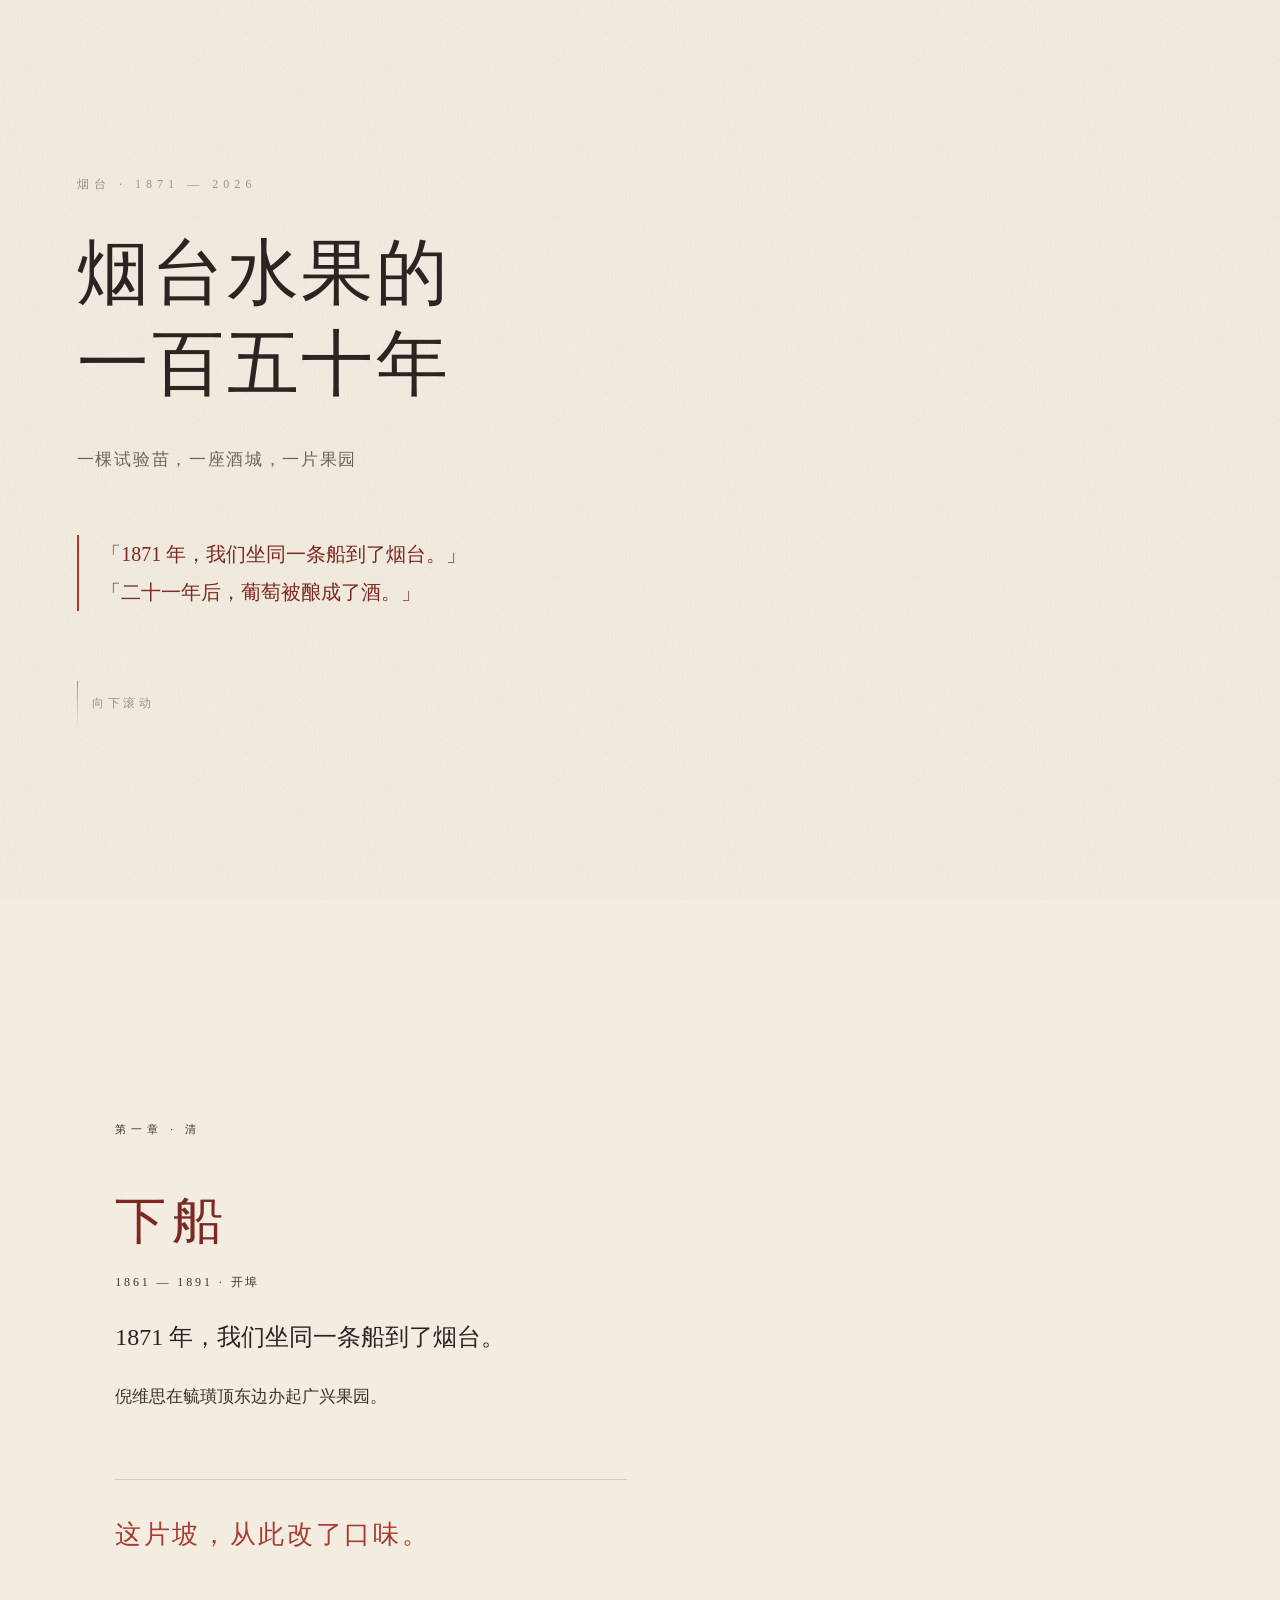
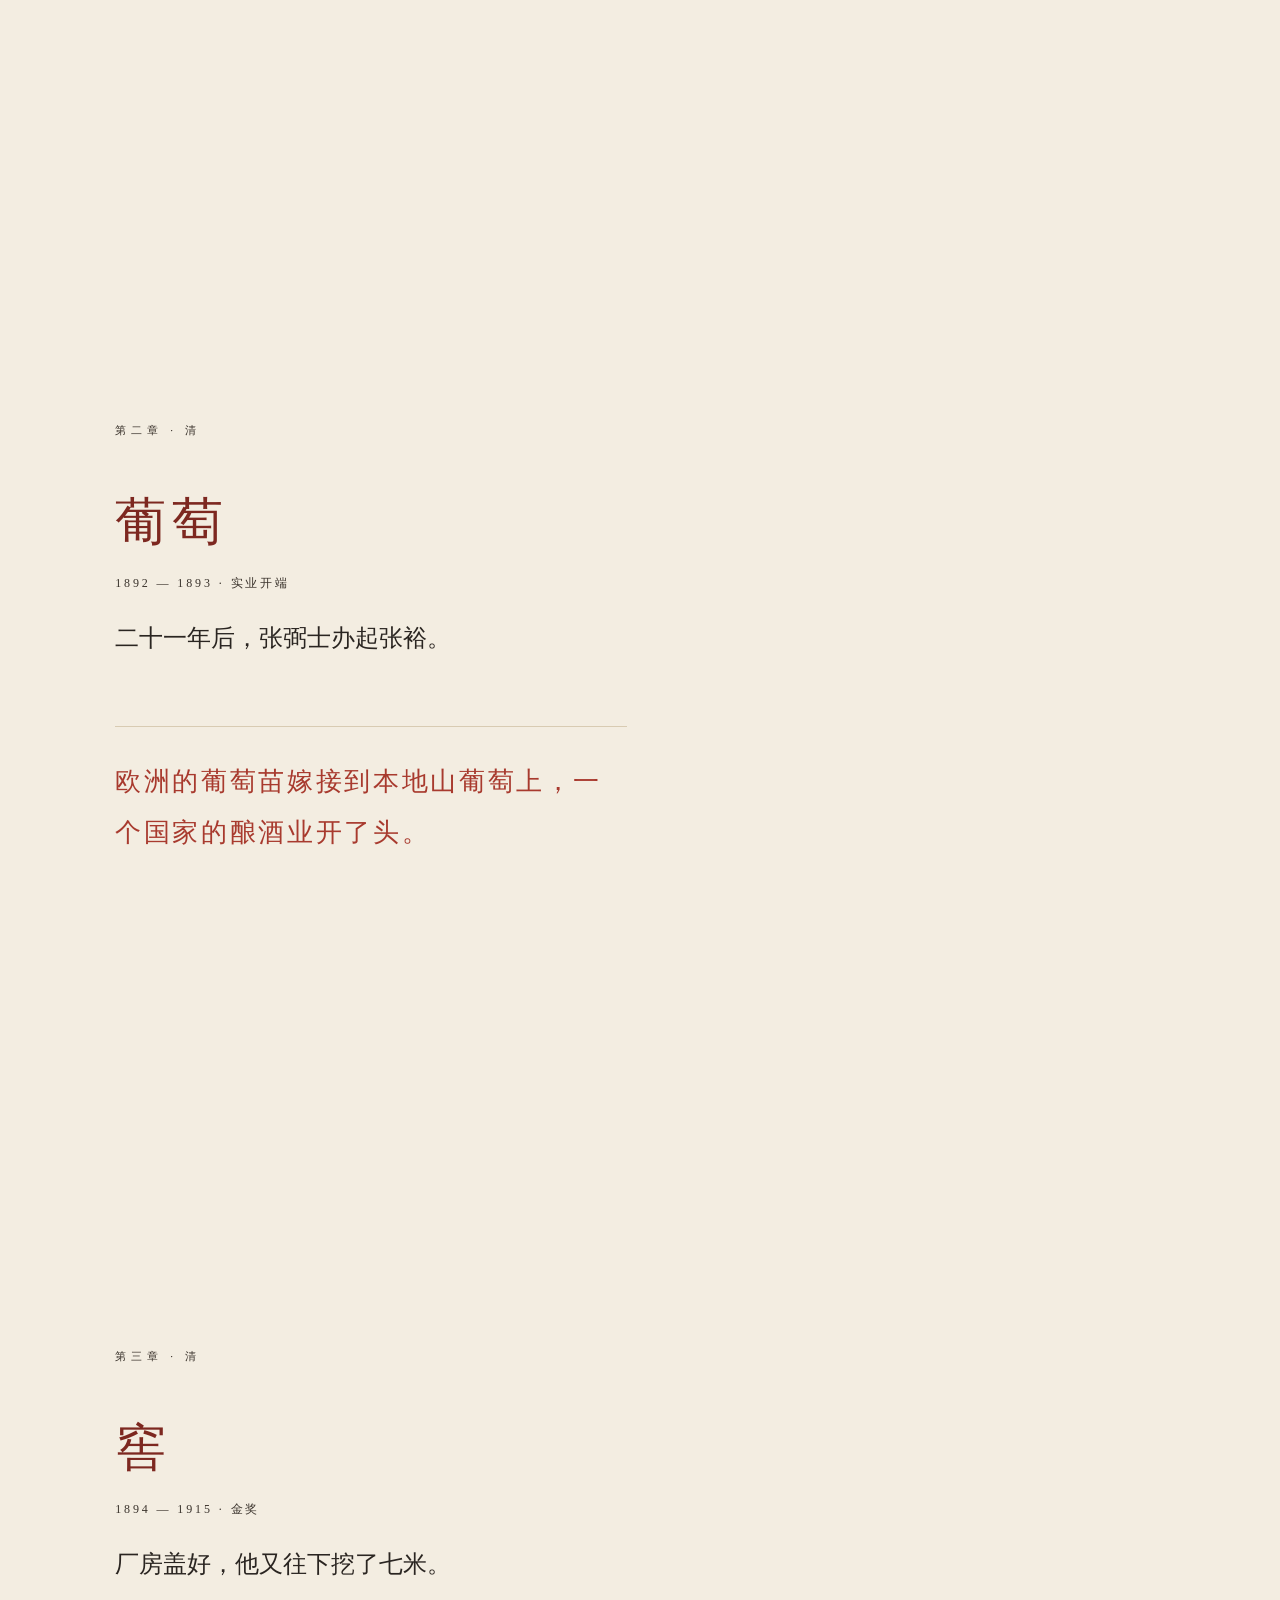
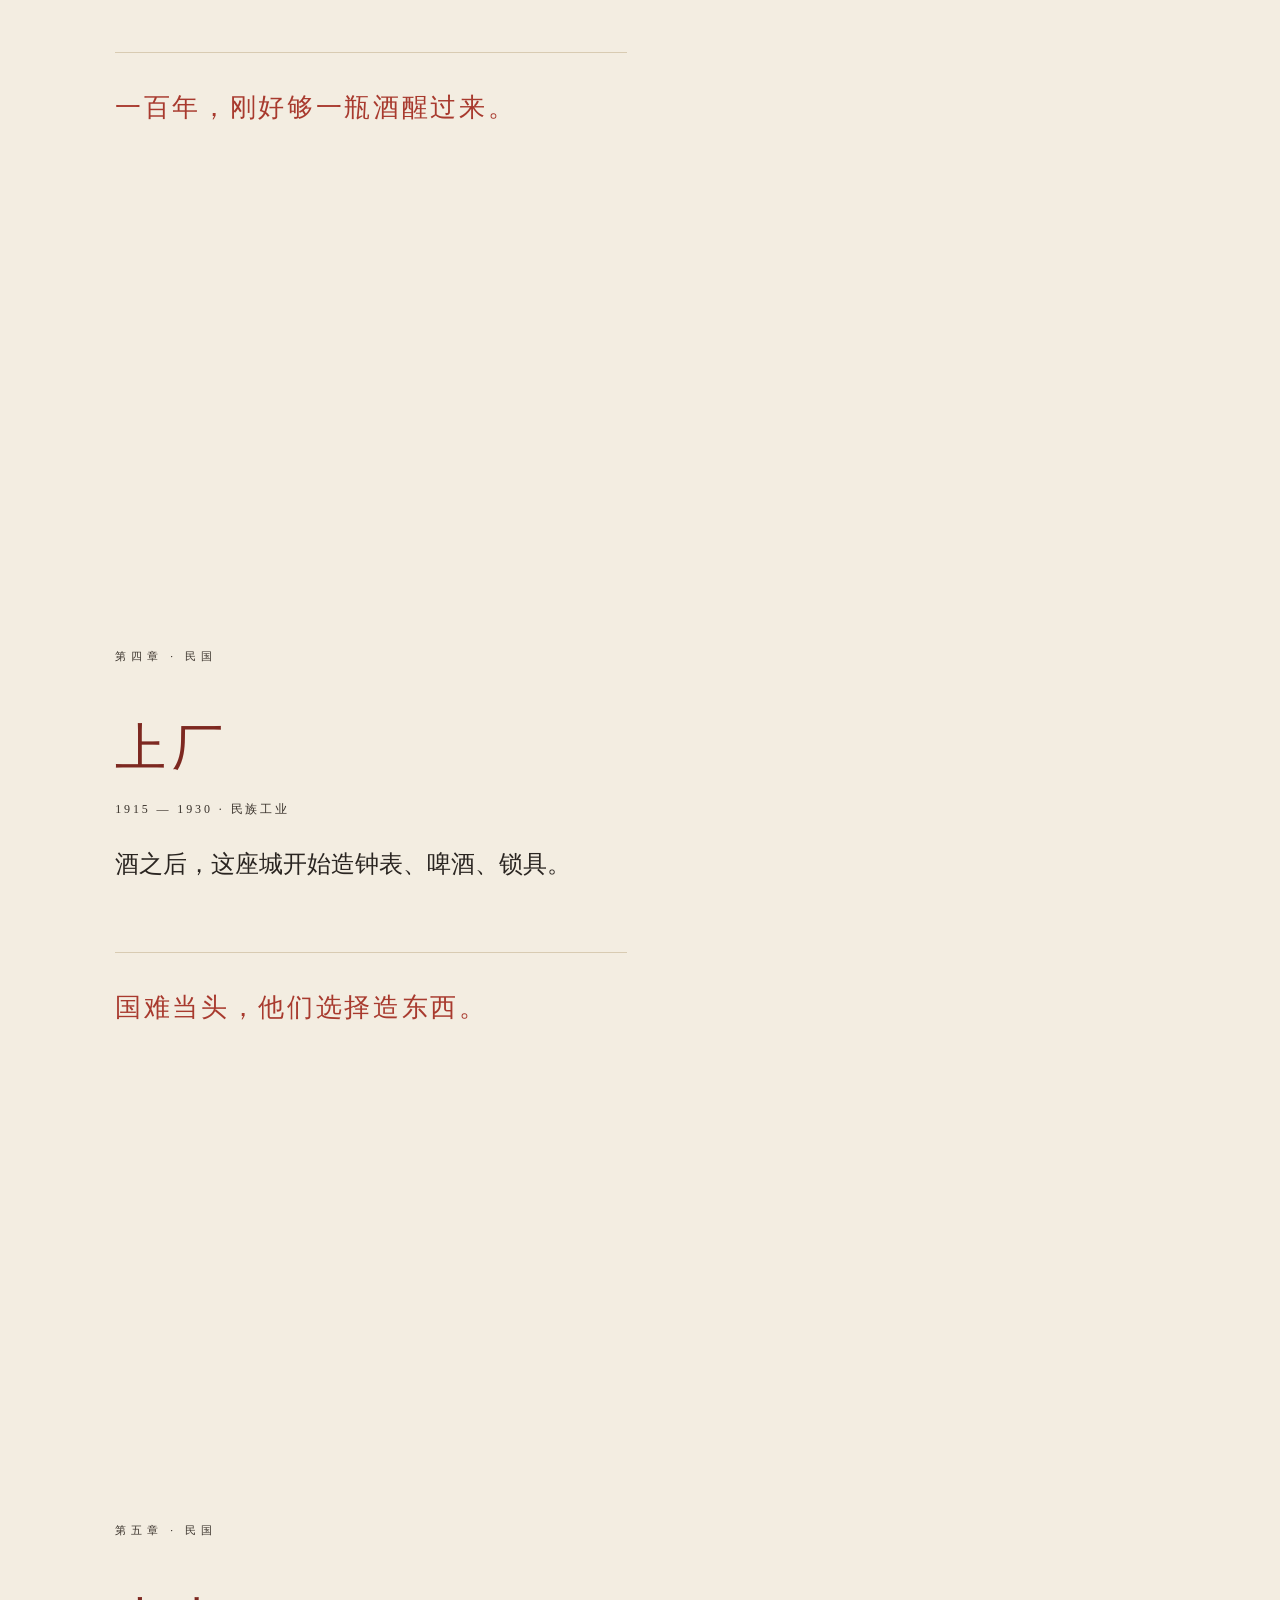
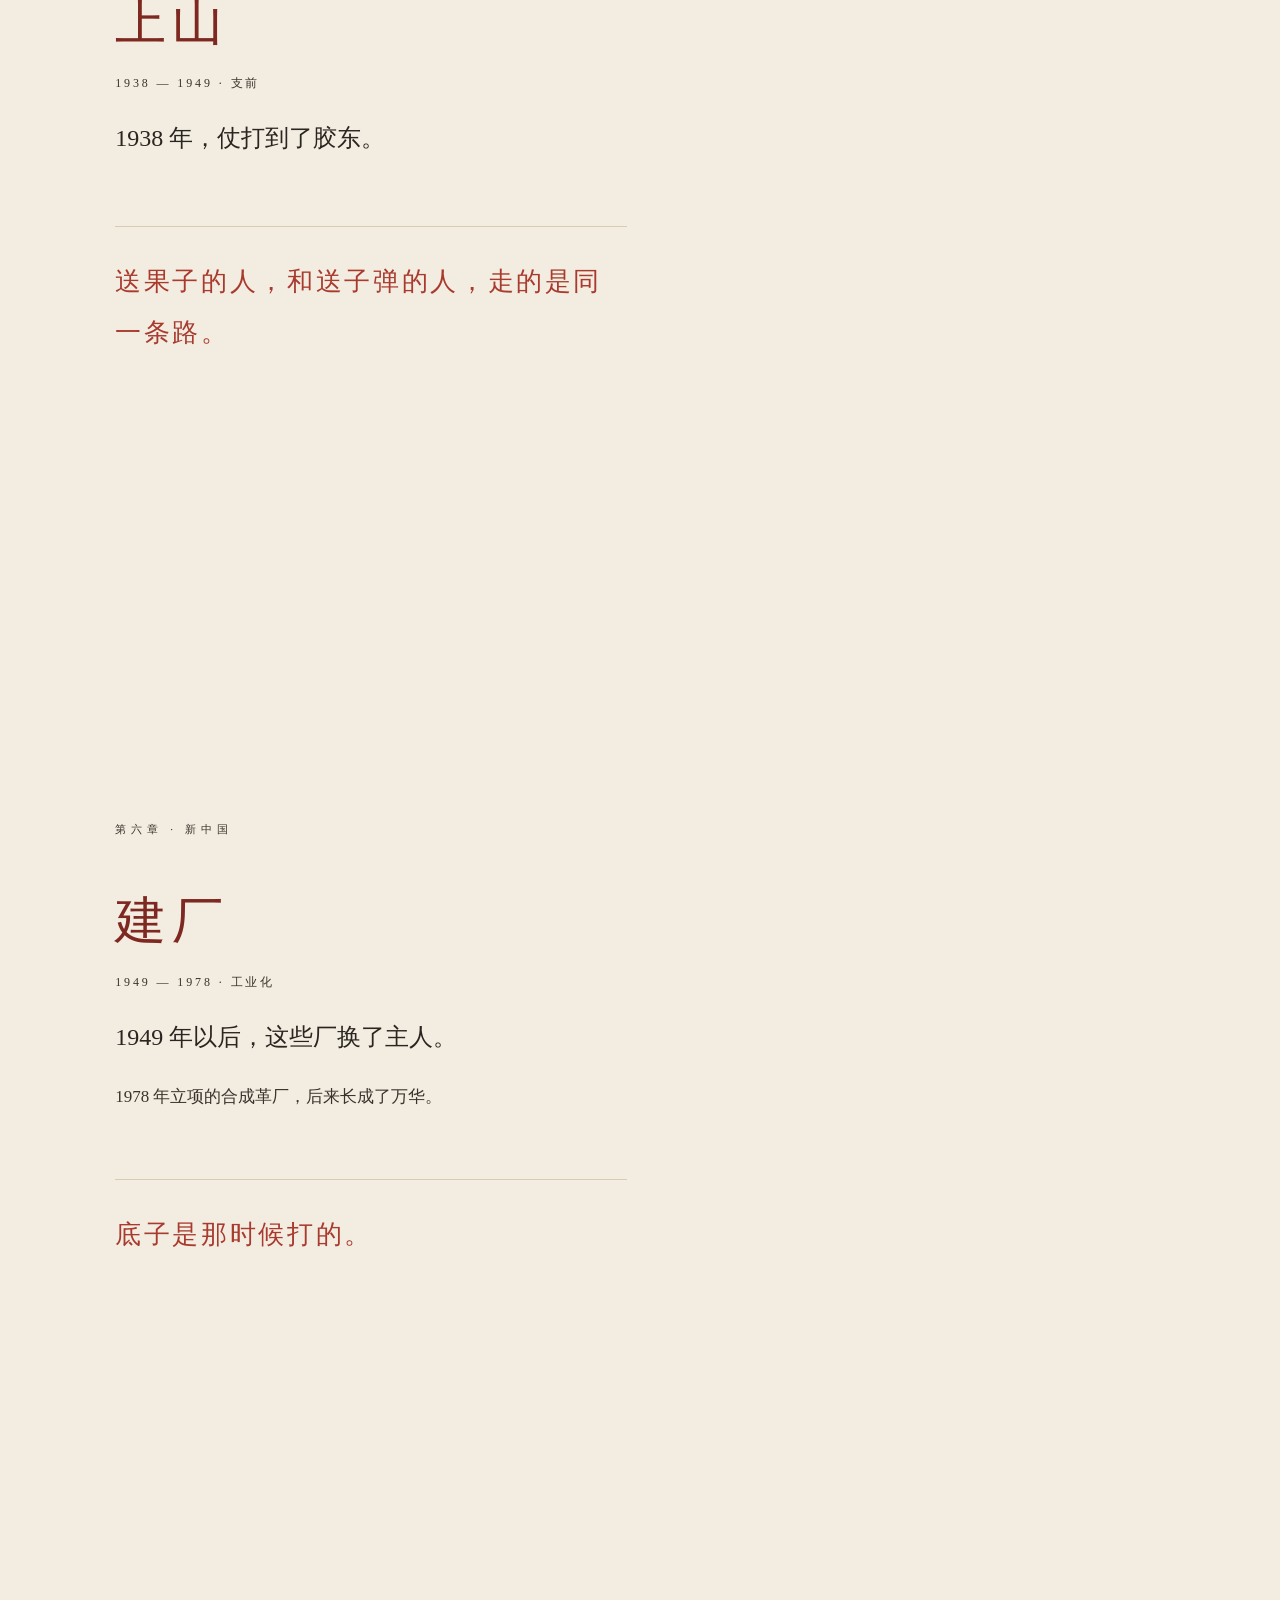
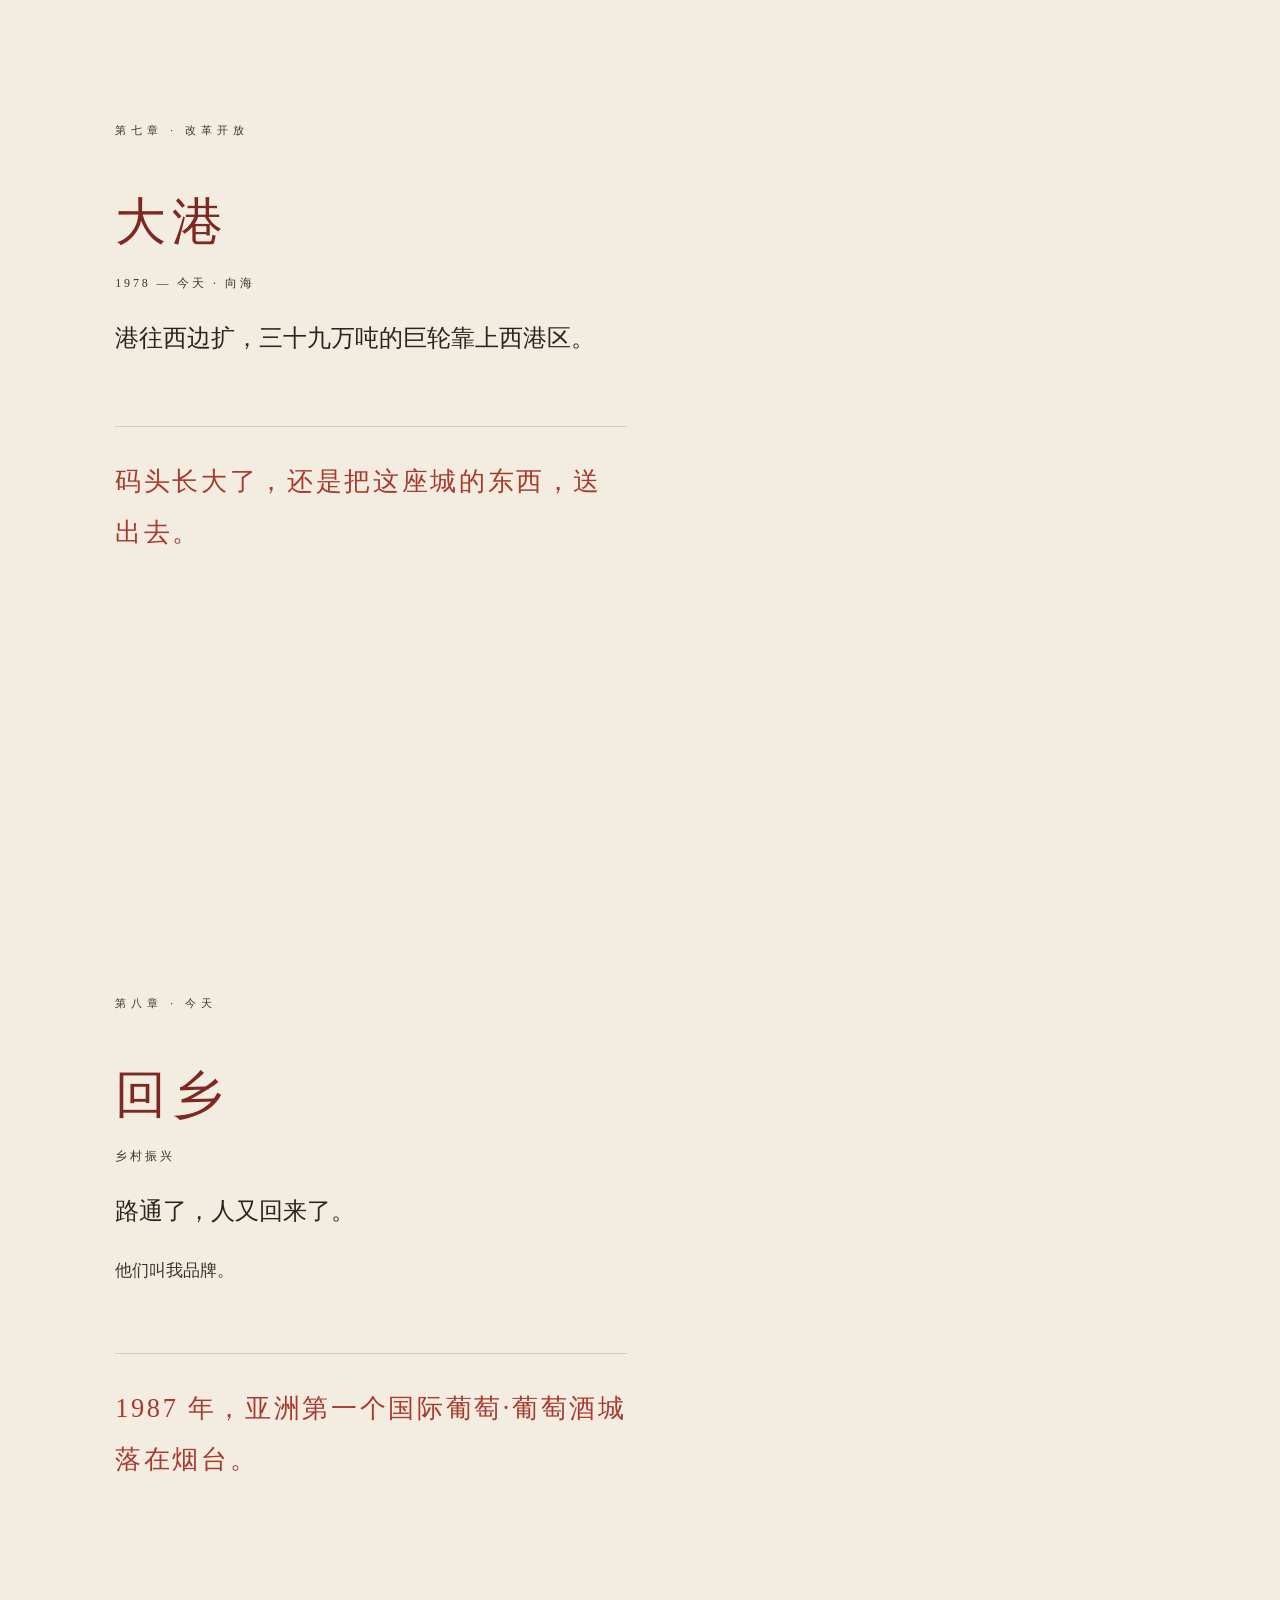
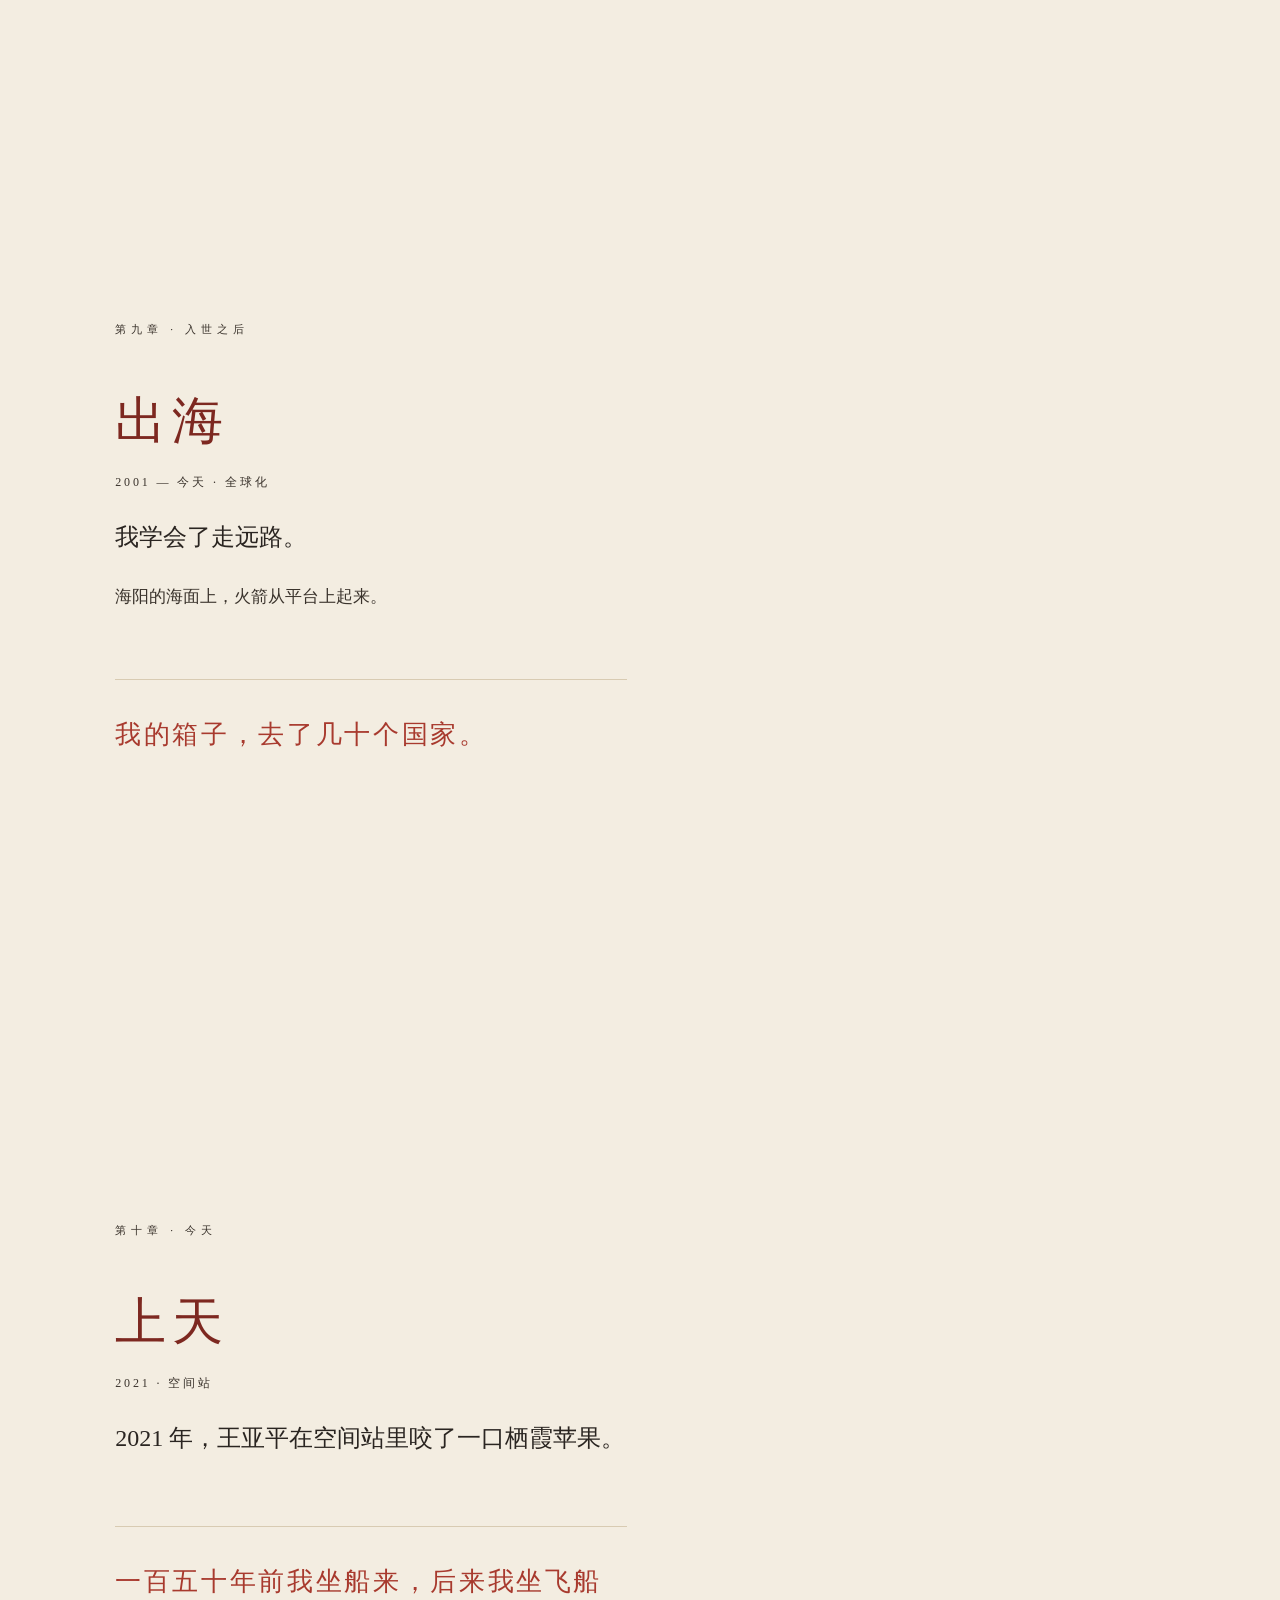
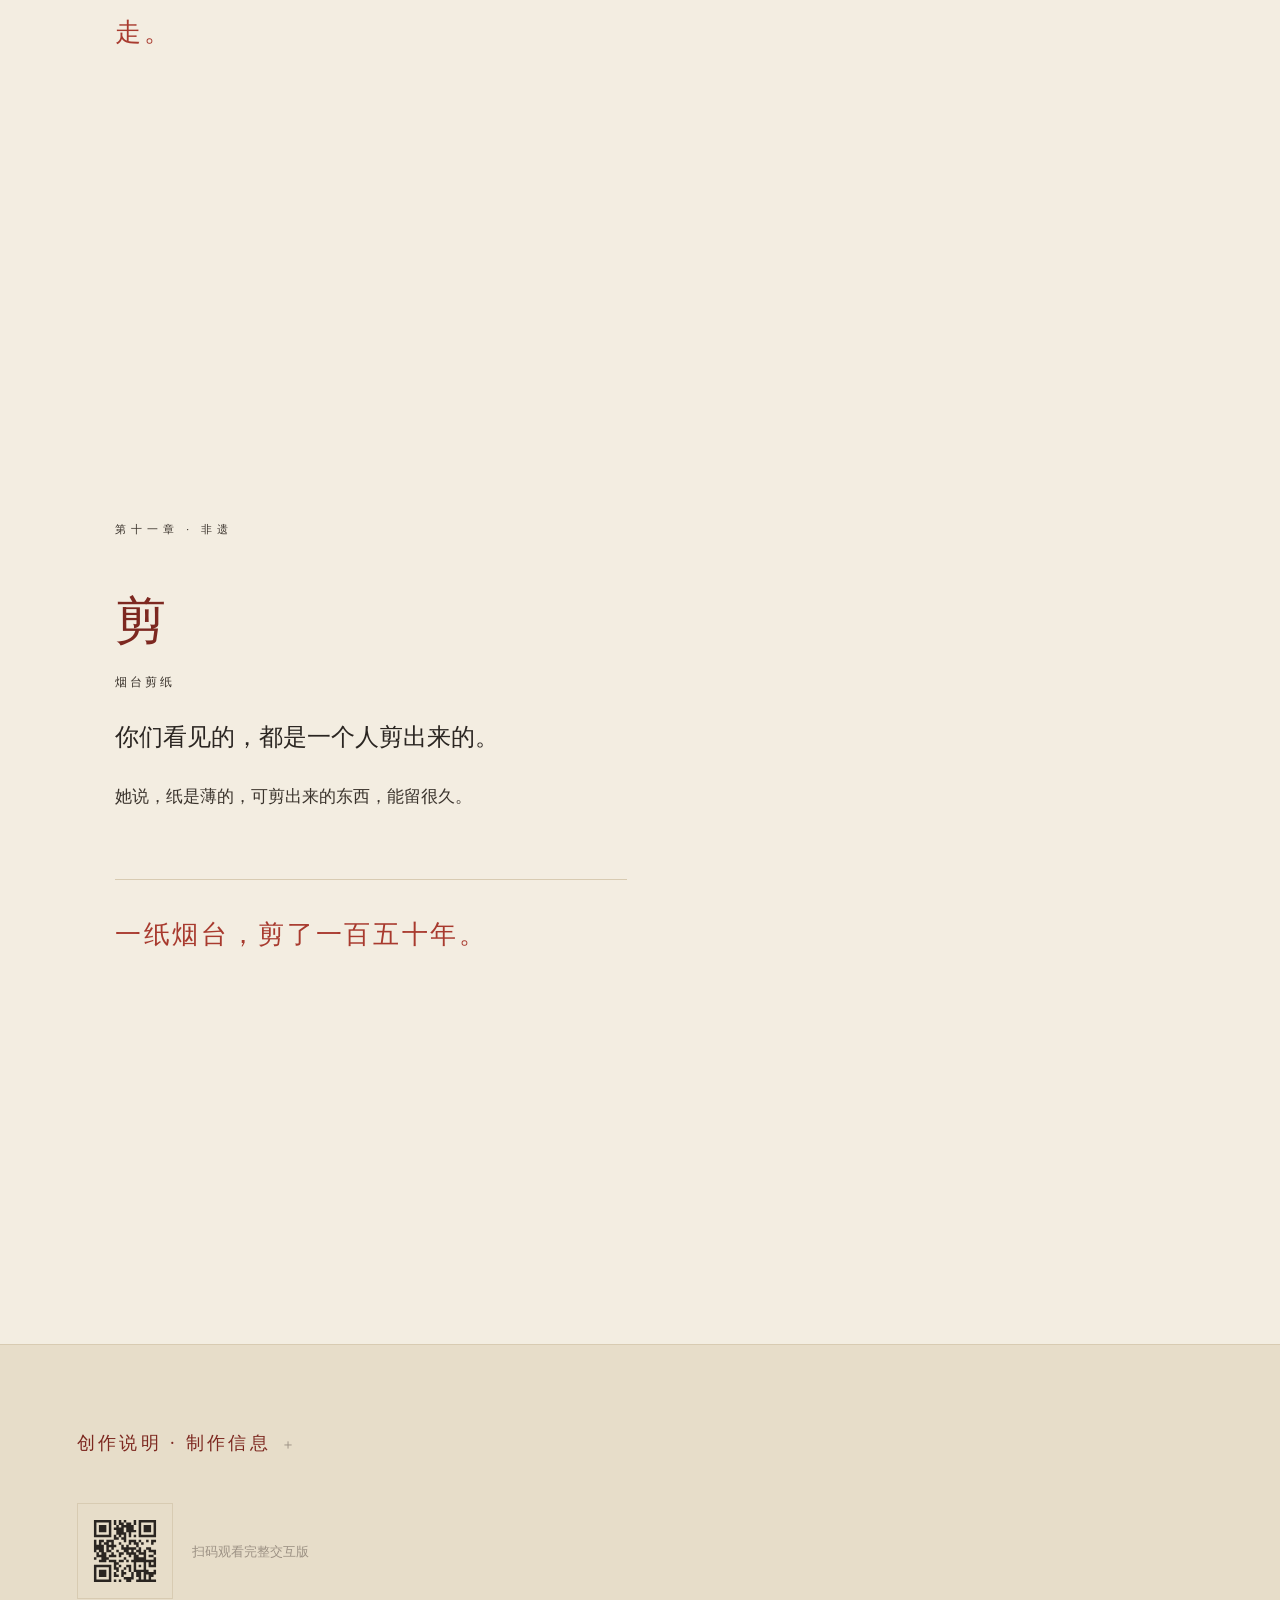
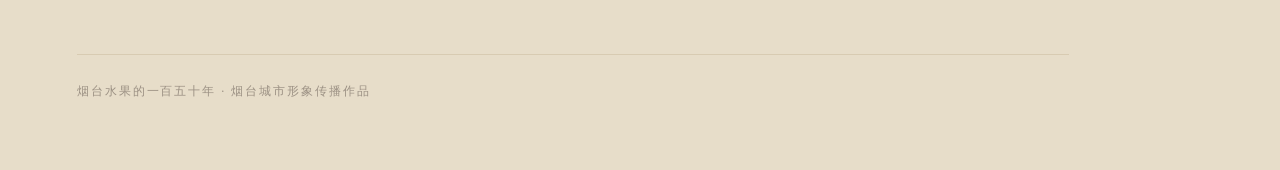
<file: index.html>
<!DOCTYPE html>
<html lang="zh-CN">
<head>
<meta charset="UTF-8">
<meta name="viewport" content="width=device-width, initial-scale=1">
<title>烟台水果的一百五十年</title>
<meta name="description" content="用烟台剪纸的视觉语言，讲述烟台水果从 1871 年到今天的一百五十年。">
<link rel="canonical" href="https://fruit.bigcow.net/">
<!-- 分享卡片：微信/iMessage 抓不到 og:image 时会退回到标题，所以图要能公网直连 -->
<meta property="og:type" content="website">
<meta property="og:site_name" content="一纸烟台">
<meta property="og:title" content="烟台水果的一百五十年">
<meta property="og:description" content="用烟台剪纸的视觉语言，讲述烟台水果从 1871 年到今天的一百五十年。">
<meta property="og:url" content="https://fruit.bigcow.net/">
<meta property="og:image" content="https://fruit.bigcow.net/assets/img/scene-1.webp">
<meta property="og:image:width" content="1536">
<meta property="og:image:height" content="1024">
<meta name="twitter:card" content="summary_large_image">
<link rel="stylesheet" href="assets/css/style.css?v=20261102">
<!-- 无脚本时不要藏文字，否则禁用 JS 的人会看到一片空白 -->
<script>document.documentElement.className += ' js';</script>
<link rel="preload" as="image"
      imagesrcset="assets/img/scene-1-800.webp 800w, assets/img/scene-1-1080.webp 1080w, assets/img/scene-1.webp 1536w"
      imagesizes="(max-width: 900px) 86vw, 620px">
</head>
<body>

<div class="progress" aria-hidden="true"><i id="progressBar"></i></div>

<nav class="rail" aria-label="章节导航">
  <a href="#ch1"  data-nav="1"  title="壹 · 下船"><span></span></a>
  <a href="#ch2"  data-nav="2"  title="贰 · 葡萄"><span></span></a>
  <a href="#ch3"  data-nav="3"  title="叁 · 窖"><span></span></a>
  <a href="#ch4"  data-nav="4"  title="肆 · 上厂"><span></span></a>
  <a href="#ch5"  data-nav="5"  title="伍 · 上山"><span></span></a>
  <a href="#ch6"  data-nav="6"  title="陆 · 建厂"><span></span></a>
  <a href="#ch7"  data-nav="7"  title="柒 · 大港"><span></span></a>
  <a href="#ch8"  data-nav="8"  title="捌 · 回乡"><span></span></a>
  <a href="#ch9"  data-nav="9"  title="玖 · 出海"><span></span></a>
  <a href="#ch10" data-nav="10" title="拾 · 上天"><span></span></a>
  <a href="#ch11" data-nav="11" title="拾壹 · 剪"><span></span></a>
</nav>

<!-- 固定舞台：一张张剪纸 -->
<div class="stage" id="stage" aria-hidden="true">
  <div class="paper-frame" id="paperFrame">
    <div class="stage-inner" id="stageInner">

      <div class="scene" id="scene-1">
        <img src="assets/img/scene-1.webp"
             srcset="assets/img/scene-1-800.webp 800w,
                     assets/img/scene-1-1080.webp 1080w,
                     assets/img/scene-1.webp 1536w"
             sizes="(max-width: 900px) 86vw, 620px"
             width="1536" height="1024"
             alt="剪纸：1861 年烟台开埠的码头，帆船、烟台山灯塔，栈桥上一只装着苹果的木箱" decoding="async">
      </div>

      <div class="scene" id="scene-2">
        <img src="assets/img/scene-2.webp"
             srcset="assets/img/scene-2-800.webp 800w,
                     assets/img/scene-2-1080.webp 1080w,
                     assets/img/scene-2.webp 1536w"
             sizes="(max-width: 900px) 86vw, 620px"
             width="1536" height="1024" loading="lazy"
             alt="剪纸：山坡上的葡萄园，一排排葡萄架垂着果子，坡顶一座石砌小楼，远处是海" decoding="async">
      </div>

      <div class="scene" id="scene-3">
        <img src="assets/img/scene-3.webp"
             srcset="assets/img/scene-3-800.webp 800w,
                     assets/img/scene-3-1080.webp 1080w,
                     assets/img/scene-3.webp 1536w"
             sizes="(max-width: 900px) 86vw, 620px"
             width="1536" height="1024" loading="lazy"
             alt="剪纸：地下酒窖的拱形甬道，两侧排列着橡木酒桶，尽头透进一点光" decoding="async">
      </div>

      <div class="scene" id="scene-4">
        <img src="assets/img/scene-4.webp"
             srcset="assets/img/scene-4-800.webp 800w,
                     assets/img/scene-4-1080.webp 1080w,
                     assets/img/scene-4.webp 1536w"
             sizes="(max-width: 900px) 86vw, 620px"
             width="1536" height="1024" loading="lazy"
             alt="剪纸：红酒瓶与高脚杯、啤酒杯、苹果、梨、老式座钟并排摆在长桌上" decoding="async">
      </div>

      <div class="scene" id="scene-5">
        <img src="assets/img/scene-5.webp"
             srcset="assets/img/scene-5-800.webp 800w,
                     assets/img/scene-5-1080.webp 1080w,
                     assets/img/scene-5.webp 1536w"
             sizes="(max-width: 900px) 86vw, 620px"
             width="1536" height="1024" loading="lazy"
             alt="剪纸：胶东山区，一个人推着独轮车往山里送苹果，山坡上是松树与秋雁" decoding="async">
      </div>

      <div class="scene" id="scene-6">
        <img src="assets/img/scene-6.webp"
             srcset="assets/img/scene-6-800.webp 800w,
                     assets/img/scene-6-1080.webp 1080w,
                     assets/img/scene-6.webp 1536w"
             sizes="(max-width: 900px) 86vw, 620px"
             width="1536" height="1024" loading="lazy"
             alt="剪纸：上世纪五六十年代的工厂车间，并排的老式机床、天车轨道与砖砌烟囱" decoding="async">
      </div>

      <div class="scene" id="scene-7">
        <img src="assets/img/scene-7.webp"
             srcset="assets/img/scene-7-800.webp 800w,
                     assets/img/scene-7-1080.webp 1080w,
                     assets/img/scene-7.webp 1536w"
             sizes="(max-width: 900px) 86vw, 620px"
             width="1536" height="1024" loading="lazy"
             alt="剪纸：现代集装箱码头，高高的岸桥伸向一艘集装箱船，堆场上码着一层层货柜" decoding="async">
      </div>

      <div class="scene" id="scene-8">
        <img src="assets/img/scene-8.webp"
             srcset="assets/img/scene-8-800.webp 800w,
                     assets/img/scene-8-1080.webp 1080w,
                     assets/img/scene-8.webp 1536w"
             sizes="(max-width: 900px) 86vw, 620px"
             width="1536" height="1024" loading="lazy"
             alt="剪纸：栖霞的苹果园秋收，梯田上立着风机，树下摆着装满苹果的柳条筐" decoding="async">
      </div>

      <div class="scene" id="scene-9">
        <img src="assets/img/scene-9.webp"
             srcset="assets/img/scene-9-800.webp 800w,
                     assets/img/scene-9-1080.webp 1080w,
                     assets/img/scene-9.webp 1536w"
             sizes="(max-width: 900px) 86vw, 620px"
             width="1536" height="1024" loading="lazy"
             alt="剪纸：海阳海上发射平台，火箭升空，海浪与贴着标签的木箱" decoding="async">
      </div>

      <div class="scene" id="scene-10">
        <img src="assets/img/scene-10.webp"
             srcset="assets/img/scene-10-800.webp 800w,
                     assets/img/scene-10-1080.webp 1080w,
                     assets/img/scene-10.webp 1536w"
             sizes="(max-width: 900px) 86vw, 620px"
             width="1536" height="1024" loading="lazy"
             alt="剪纸：航天员在天和核心舱里举起一枚咬过一口的苹果，舷窗外是地球的弧线" decoding="async">
      </div>

      <div class="scene" id="scene-11">
        <img src="assets/img/scene-11.webp"
             srcset="assets/img/scene-11-800.webp 800w,
                     assets/img/scene-11-1080.webp 1080w,
                     assets/img/scene-11.webp 1536w"
             sizes="(max-width: 900px) 86vw, 620px"
             width="1536" height="1024" loading="lazy"
             alt="剪纸：一张红纸上剪出苹果的形状，旁边放着一把剪刀和红色纸屑" decoding="async">
      </div>

    </div>
  </div>
</div>

<header class="hero">
  <div class="hero-inner">
    <p class="eyebrow">烟台 · 1871 — 2026</p>
    <h1>烟台水果的<br>一百五十年</h1>
    <p class="hero-sub">一棵试验苗，一座酒城，一片果园</p>
    <p class="hero-quote">「1871 年，我们坐同一条船到了烟台。」<br>「二十一年后，葡萄被酿成了酒。」</p>
    <div class="scroll-hint"><span></span>向下滚动</div>
  </div>
</header>

<main class="scrolly" id="scrolly">
  <div class="copy">

    <section class="ch" id="ch1" data-chapter="1">
      <p class="ch-kicker">第一章 · 清</p>
      <h2>下船</h2>
      <p class="ch-year">1861 — 1891 · 开埠</p>
      <p class="lead">1871 年，我们坐同一条船到了烟台。</p>
      <p>倪维思在毓璜顶东边办起广兴果园。</p>
      <p class="punch">这片坡，从此改了口味。</p>
    </section>

    <section class="ch" id="ch2" data-chapter="2">
      <p class="ch-kicker">第二章 · 清</p>
      <h2>葡萄</h2>
      <p class="ch-year">1892 — 1893 · 实业开端</p>
      <p class="lead">二十一年后，张弼士办起张裕。</p>
      <p class="punch">欧洲的葡萄苗嫁接到本地山葡萄上，一个国家的酿酒业开了头。</p>
    </section>

    <section class="ch" id="ch3" data-chapter="3">
      <p class="ch-kicker">第三章 · 清</p>
      <h2>窖</h2>
      <p class="ch-year">1894 — 1915 · 金奖</p>
      <p class="lead">厂房盖好，他又往下挖了七米。</p>
      <p class="punch">一百年，刚好够一瓶酒醒过来。</p>
    </section>

    <section class="ch" id="ch4" data-chapter="4">
      <p class="ch-kicker">第四章 · 民国</p>
      <h2>上厂</h2>
      <p class="ch-year">1915 — 1930 · 民族工业</p>
      <p class="lead">酒之后，这座城开始造钟表、啤酒、锁具。</p>
      <p class="punch">国难当头，他们选择造东西。</p>
    </section>

    <section class="ch" id="ch5" data-chapter="5">
      <p class="ch-kicker">第五章 · 民国</p>
      <h2>上山</h2>
      <p class="ch-year">1938 — 1949 · 支前</p>
      <p class="lead">1938 年，仗打到了胶东。</p>
      <p class="punch">送果子的人，和送子弹的人，走的是同一条路。</p>
    </section>

    <section class="ch" id="ch6" data-chapter="6">
      <p class="ch-kicker">第六章 · 新中国</p>
      <h2>建厂</h2>
      <p class="ch-year">1949 — 1978 · 工业化</p>
      <p class="lead">1949 年以后，这些厂换了主人。</p>
      <p>1978 年立项的合成革厂，后来长成了万华。</p>
      <p class="punch">底子是那时候打的。</p>
    </section>

    <section class="ch" id="ch7" data-chapter="7">
      <p class="ch-kicker">第七章 · 改革开放</p>
      <h2>大港</h2>
      <p class="ch-year">1978 — 今天 · 向海</p>
      <p class="lead">港往西边扩，三十九万吨的巨轮靠上西港区。</p>
      <p class="punch">码头长大了，还是把这座城的东西，送出去。</p>
    </section>

    <section class="ch" id="ch8" data-chapter="8">
      <p class="ch-kicker">第八章 · 今天</p>
      <h2>回乡</h2>
      <p class="ch-year">乡村振兴</p>
      <p class="lead">路通了，人又回来了。</p>
      <p>他们叫我品牌。</p>
      <p class="punch">1987 年，亚洲第一个国际葡萄·葡萄酒城落在烟台。</p>
    </section>

    <section class="ch" id="ch9" data-chapter="9">
      <p class="ch-kicker">第九章 · 入世之后</p>
      <h2>出海</h2>
      <p class="ch-year">2001 — 今天 · 全球化</p>
      <p class="lead">我学会了走远路。</p>
      <p>海阳的海面上，火箭从平台上起来。</p>
      <p class="punch">我的箱子，去了几十个国家。</p>
    </section>

    <section class="ch" id="ch10" data-chapter="10">
      <p class="ch-kicker">第十章 · 今天</p>
      <h2>上天</h2>
      <p class="ch-year">2021 · 空间站</p>
      <p class="lead">2021 年，王亚平在空间站里咬了一口栖霞苹果。</p>
      <p class="punch">一百五十年前我坐船来，后来我坐飞船走。</p>
    </section>

    <section class="ch" id="ch11" data-chapter="11">
      <p class="ch-kicker">第十一章 · 非遗</p>
      <h2>剪</h2>
      <p class="ch-year">烟台剪纸</p>
      <p class="lead">你们看见的，都是一个人剪出来的。</p>
      <p>她说，纸是薄的，可剪出来的东西，能留很久。</p>
      <p class="punch">一纸烟台，剪了一百五十年。</p>
    </section>

  </div>
</main>

<footer class="site-footer">
  <div class="footer-inner">
    <details class="footer-more">
      <summary>创作说明 · 制作信息</summary>
      <p>本作品以「烟台水果的一百五十年」为叙事线索——1871 年倪维思的广兴果园把苹果、樱桃、梨、葡萄一起带上岸，1892 年张裕又把葡萄酿成了酒。按清朝、民国、新中国、改革开放、入世之后五个时间段铺开，串联开埠历史、民族工业、胶东红色记忆、乡村振兴与非遗传承。全片视觉采用<strong>烟台剪纸</strong>的造型语言，以滚动叙事的方式呈现。</p>
      <div class="footer-cols">
        <div>
          <h4>AI 参与环节</h4>
          <ul>
            <li>大模型辅助剧本结构与分镜拆解</li>
            <li>生成式图像产出十一张关键帧</li>
            <li>成片解说由语音合成生成（MiniMax）</li>
            <li>色彩、版式与交互由人工调校</li>
          </ul>
        </div>
        <div>
          <h4>史实声明</h4>
          <ul>
            <li>画面为艺术化演绎，非史料影像</li>
            <li>不呈现具体人物肖像，仅用器物与场景叙事</li>
            <li>年代与事件依据地方志及公开史料整理</li>
          </ul>
        </div>
        <div>
          <h4>技术</h4>
          <ul>
            <li>纯静态页面，无外部依赖</li>
            <li>关键帧为 AI 生成，已按显示尺寸压缩</li>
            <li>支持「减少动态效果」系统设置</li>
          </ul>
        </div>
      </div>
    </details>
    <div class="qr-slot">
      <img class="qr-box" src="assets/img/qr-site.svg" width="96" height="96"
           alt="扫码打开《一纸烟台》线上版" loading="lazy" decoding="async">
      <p>扫码观看完整交互版</p>
    </div>
    <p class="copyright">烟台水果的一百五十年 · 烟台城市形象传播作品</p>
  </div>
</footer>

<script src="assets/js/main.js?v=20261102"></script>
</body>
</html>
</file>
<file: assets/css/style.css>
/* ==========================================================================
   《一颗苹果的一百五十年》— 视觉与版式
   设计原则：纸是底的，红是墨，留白是呼吸。
   场景现在是 AI 生成的关键帧，边框回纹是图里自带的，别裁。
   ========================================================================== */

:root {
  --paper:      #f3ede1;   /* 页面底色 */
  --paper-deep: #e7ddc9;
  --paper-edge: #d8cbb2;
  --sheet:      #faf5e9;   /* 作品纸面 */
  --ink:        #2a2521;
  --ink-soft:   #6f655a;
  --ink-faint:  #9c9184;
  --red:        #a83a2e;
  --red-deep:   #7d2820;

  --serif: "Noto Serif SC", "Source Han Serif SC", "Songti SC", "SimSun", serif;
  --kai:   "Kaiti SC", "STKaiti", "KaiTi", "Noto Serif SC", serif;

  --ease: cubic-bezier(.22, .61, .36, 1);
  --scene-ratio: 3 / 2;
}

* { box-sizing: border-box; }

html { scroll-behavior: smooth; }

body {
  margin: 0;
  background-color: var(--paper);
  color: var(--ink);
  font-family: var(--serif);
  font-size: 17px;
  line-height: 1.95;
  -webkit-font-smoothing: antialiased;
  overflow-x: hidden;
}

/* 宣纸纤维：一层极淡的噪点，让屏幕不像屏幕 */
body::before {
  content: "";
  position: fixed;
  inset: 0;
  z-index: 0;
  pointer-events: none;
  opacity: .45;
  mix-blend-mode: multiply;
  background-image: url("data:image/svg+xml,%3Csvg xmlns='http://www.w3.org/2000/svg' width='180' height='180'%3E%3Cfilter id='n'%3E%3CfeTurbulence type='fractalNoise' baseFrequency='0.85' numOctaves='3' stitchTiles='stitch'/%3E%3CfeColorMatrix type='saturate' values='0'/%3E%3C/filter%3E%3Crect width='180' height='180' filter='url(%23n)' opacity='0.2'/%3E%3C/svg%3E");
}

/* --------------------------------------------------------------------------
   进度条 / 章节导航
   -------------------------------------------------------------------------- */

.progress {
  position: fixed;
  top: 0; left: 0; right: 0;
  height: 2px;
  z-index: 60;
}
.progress i {
  display: block;
  height: 100%;
  width: 0;
  background: var(--red);
  transition: width .1s linear;
}

.rail {
  position: fixed;
  top: 50%;
  left: 26px;
  transform: translateY(-50%);
  z-index: 55;
  display: flex;
  flex-direction: column;
  gap: 26px;
  opacity: 0;
  transition: opacity .6s var(--ease);
}
body.stage-on .rail { opacity: 1; }

.rail a { display: block; padding: 6px 0; text-decoration: none; }
.rail a span {
  display: block;
  width: 18px;
  height: 1px;
  background: var(--ink-faint);
  transition: width .35s var(--ease), background .3s var(--ease);
}
.rail a:hover span { width: 28px; }
.rail a.is-active span { width: 34px; background: var(--red); }

/* --------------------------------------------------------------------------
   舞台：一张张剪纸作品
   -------------------------------------------------------------------------- */

.stage {
  position: fixed;
  top: 0; right: 0;
  width: 54vw;
  height: 100vh;
  z-index: 1;
  display: grid;
  place-items: center;
  pointer-events: none;
  opacity: 0;
  transition: opacity .7s var(--ease);
}
body.stage-on .stage { opacity: 1; }

.paper-frame {
  position: relative;
  width: min(86%, 620px);
  aspect-ratio: var(--scene-ratio);
  background: var(--sheet);
  box-shadow:
    0 1px 0 rgba(255, 255, 255, .8) inset,
    0 30px 60px -28px rgba(90, 68, 40, .5),
    0 4px 14px -6px rgba(90, 68, 40, .18);
  transform-origin: 50% 50%;
  transition: transform .2s linear, box-shadow .6s var(--ease);
}

/* 第五章的反转：整块画面收缩成一张纸 */
body.is-reveal .paper-frame {
  box-shadow:
    0 1px 0 rgba(255, 255, 255, .9) inset,
    0 40px 80px -30px rgba(60, 44, 26, .62),
    0 6px 18px -8px rgba(60, 44, 26, .28);
}

.stage-inner {
  position: absolute;
  inset: 0;
  transform-origin: 50% 50%;
}

.scene {
  position: absolute;
  inset: 0;
  opacity: 0;
  visibility: hidden;
  transform: scale(.985);
  transition: opacity .9s var(--ease), transform .9s var(--ease), visibility .9s;
}
.scene.is-active {
  opacity: 1;
  visibility: visible;
  transform: scale(1);
}

/* contain 而不是 cover：回纹边框一个像素都不能裁 */
.scene img {
  display: block;
  width: 100%;
  height: 100%;
  object-fit: contain;
}

/* --------------------------------------------------------------------------
   首屏
   -------------------------------------------------------------------------- */

.hero {
  position: relative;
  z-index: 2;
  min-height: 100vh;
  display: grid;
  align-items: center;
  padding: 8vh 6vw;
}

.hero-inner { max-width: 40rem; }

.eyebrow {
  margin: 0 0 2rem;
  font-size: 12px;
  letter-spacing: .42em;
  color: var(--ink-faint);
}

.hero h1 {
  margin: 0;
  font-family: var(--kai);
  font-weight: 400;
  font-size: clamp(2.9rem, 5.6vw, 4.8rem);
  line-height: 1.26;
  letter-spacing: .04em;
}

.hero-sub {
  margin: 2.2rem 0 0;
  font-size: clamp(.95rem, 1.4vw, 1.05rem);
  color: var(--ink-soft);
  letter-spacing: .1em;
}

.hero-quote {
  margin: 3.6rem 0 0;
  padding-left: 1.4rem;
  border-left: 2px solid var(--red);
  font-family: var(--kai);
  font-size: clamp(1.05rem, 1.8vw, 1.25rem);
  line-height: 1.9;
  color: var(--red-deep);
}

.scroll-hint {
  margin-top: 4.4rem;
  display: flex;
  align-items: center;
  gap: .9rem;
  font-size: 12px;
  letter-spacing: .3em;
  color: var(--ink-faint);
}
.scroll-hint span {
  display: block;
  width: 1px;
  height: 46px;
  background: linear-gradient(to bottom, var(--ink-faint), transparent);
  animation: drip 2.4s var(--ease) infinite;
}
@keyframes drip {
  0%   { transform: scaleY(.2); transform-origin: top; opacity: 0; }
  40%  { transform: scaleY(1);  transform-origin: top; opacity: 1; }
  100% { transform: scaleY(1);  transform-origin: top; opacity: 0; }
}

/* --------------------------------------------------------------------------
   正文：左侧文字，右侧剪纸
   -------------------------------------------------------------------------- */

.scrolly {
  position: relative;
  z-index: 2;
  padding-bottom: 10vh;
}

.copy {
  width: min(42vw, 32rem);
  margin-left: max(9vw, 7rem);
}

/* 段落浮起：读起来像纸页一张张翻过去 */
html.js .ch > * {
  opacity: 0;
  transform: translateY(18px);
  transition: opacity .9s var(--ease), transform .9s var(--ease);
}
html.js .ch > *.is-visible {
  opacity: 1;
  transform: none;
}

.ch {
  min-height: 100vh;
  display: flex;
  flex-direction: column;
  justify-content: center;
  padding: 14vh 0;
}

.ch-kicker {
  margin: 0;
  font-size: 11px;
  letter-spacing: .44em;
  color: var(--ink-faint);
}

.ch h2 {
  margin: .6rem 0 0;
  font-family: var(--kai);
  font-weight: 400;
  font-size: clamp(2.2rem, 4vw, 3.2rem);
  letter-spacing: .12em;
  color: var(--red-deep);
}

.ch-year {
  margin: .4rem 0 2.4rem;
  font-size: 12px;
  letter-spacing: .24em;
  color: var(--ink-faint);
}

.ch p { margin: 0 0 1.3rem; color: #3a332c; }

.ch .lead {
  font-family: var(--kai);
  font-size: clamp(1.22rem, 2.1vw, 1.5rem);
  line-height: 1.85;
  color: var(--ink);
}

.ch .punch {
  margin-top: 2.8rem;
  padding-top: 1.8rem;
  border-top: 1px solid var(--paper-edge);
  font-family: var(--kai);
  font-size: clamp(1.3rem, 2.3vw, 1.65rem);
  letter-spacing: .1em;
  color: var(--red);
}

.facts {
  list-style: none;
  margin: 2.6rem 0 0;
  padding: 0;
  border-top: 1px solid var(--paper-edge);
}
.facts li {
  padding: .9rem 0;
  border-bottom: 1px solid var(--paper-edge);
  font-size: .86rem;
  line-height: 1.8;
  color: var(--ink-soft);
}
.facts b {
  display: inline-block;
  min-width: 5.4em;
  margin-right: 1.1em;
  font-weight: 400;
  font-size: .76rem;
  letter-spacing: .14em;
  color: var(--red);
}

/* --------------------------------------------------------------------------
   页脚
   -------------------------------------------------------------------------- */

.site-footer {
  position: relative;
  z-index: 2;
  margin-top: 6vh;
  padding: 9vh 6vw 6vh;
  background: var(--paper-deep);
  border-top: 1px solid var(--paper-edge);
}

.footer-inner { max-width: 62rem; }

/* 制作信息默认收起：正文已经够短，页脚就别再铺一屏字 */
.footer-more summary {
  cursor: pointer;
  font-family: var(--kai);
  font-size: 1.15rem;
  letter-spacing: .18em;
  color: var(--red-deep);
  list-style: none;
}
.footer-more summary::-webkit-details-marker { display: none; }
.footer-more summary::after {
  content: "＋";
  margin-left: .7em;
  font-size: .78em;
  color: var(--ink-faint);
}
.footer-more[open] summary::after { content: "－"; }
.footer-more[open] summary { margin-bottom: 1.2rem; }
.footer-more > p { max-width: 52rem; }

.site-footer p { color: var(--ink-soft); font-size: .92rem; }

.footer-cols {
  display: grid;
  grid-template-columns: repeat(3, minmax(0, 1fr));
  gap: 3rem;
  margin: 3.2rem 0;
}
.footer-cols h4 {
  margin: 0 0 .9rem;
  font-size: 12px;
  font-weight: 400;
  letter-spacing: .26em;
  color: var(--ink-faint);
}
.footer-cols ul {
  margin: 0;
  padding-left: 1.1rem;
  font-size: .84rem;
  line-height: 2;
  color: var(--ink-soft);
}

.qr-slot {
  display: flex;
  align-items: center;
  gap: 1.2rem;
  margin-top: 2.6rem;
}
.qr-box {
  width: 96px;
  height: 96px;
  display: block;
  padding: 6px;
  background: transparent;
  border: 1px solid var(--paper-edge);
}
.qr-slot p { margin: 0; font-size: .82rem; color: var(--ink-faint); }

.copyright {
  margin-top: 3.4rem !important;
  padding-top: 1.6rem;
  border-top: 1px solid var(--paper-edge);
  font-size: .76rem !important;
  letter-spacing: .16em;
  color: var(--ink-faint) !important;
}

/* --------------------------------------------------------------------------
   移动端的内联场景位：桌面端永远空着
   -------------------------------------------------------------------------- */

.ch-scene { display: none; }

/* --------------------------------------------------------------------------
   窄屏：剪纸跟着每一章走
   -------------------------------------------------------------------------- */

@media (max-width: 900px) {
  body { font-size: 16px; }

  /* 钉不住的画就别钉了，改成每章一张 */
  .stage { display: none; }
  .rail { display: none; }

  .ch-scene {
    display: block;
    margin: 0 0 2.2rem;
  }
  .ch-scene .scene {
    position: static;
    inset: auto;
    width: 100%;
    aspect-ratio: var(--scene-ratio);
    opacity: 1;
    visibility: visible;
    transform: none;
    background: var(--sheet);
    box-shadow:
      0 1px 0 rgba(255, 255, 255, .8) inset,
      0 22px 44px -26px rgba(90, 68, 40, .5),
      0 4px 12px -6px rgba(90, 68, 40, .18);
  }

  .copy {
    width: min(100%, 34rem);
    margin: 0 auto;
    padding: 0 7vw;
  }

  .ch {
    min-height: auto;
    padding: 5vh 0 9vh;
  }

  .hero { padding-top: 10vh; padding-bottom: 6vh; }
  .scroll-hint { margin-top: 3rem; }

  .footer-cols { grid-template-columns: 1fr; gap: 2rem; }
}

/* --------------------------------------------------------------------------
   无障碍：尊重「减少动态效果」
   -------------------------------------------------------------------------- */

@media (prefers-reduced-motion: reduce) {
  html { scroll-behavior: auto; }
  .scroll-hint span { animation: none; }
  .scene, .stage, .paper-frame, .rail a span { transition: none; }
}
</file>
